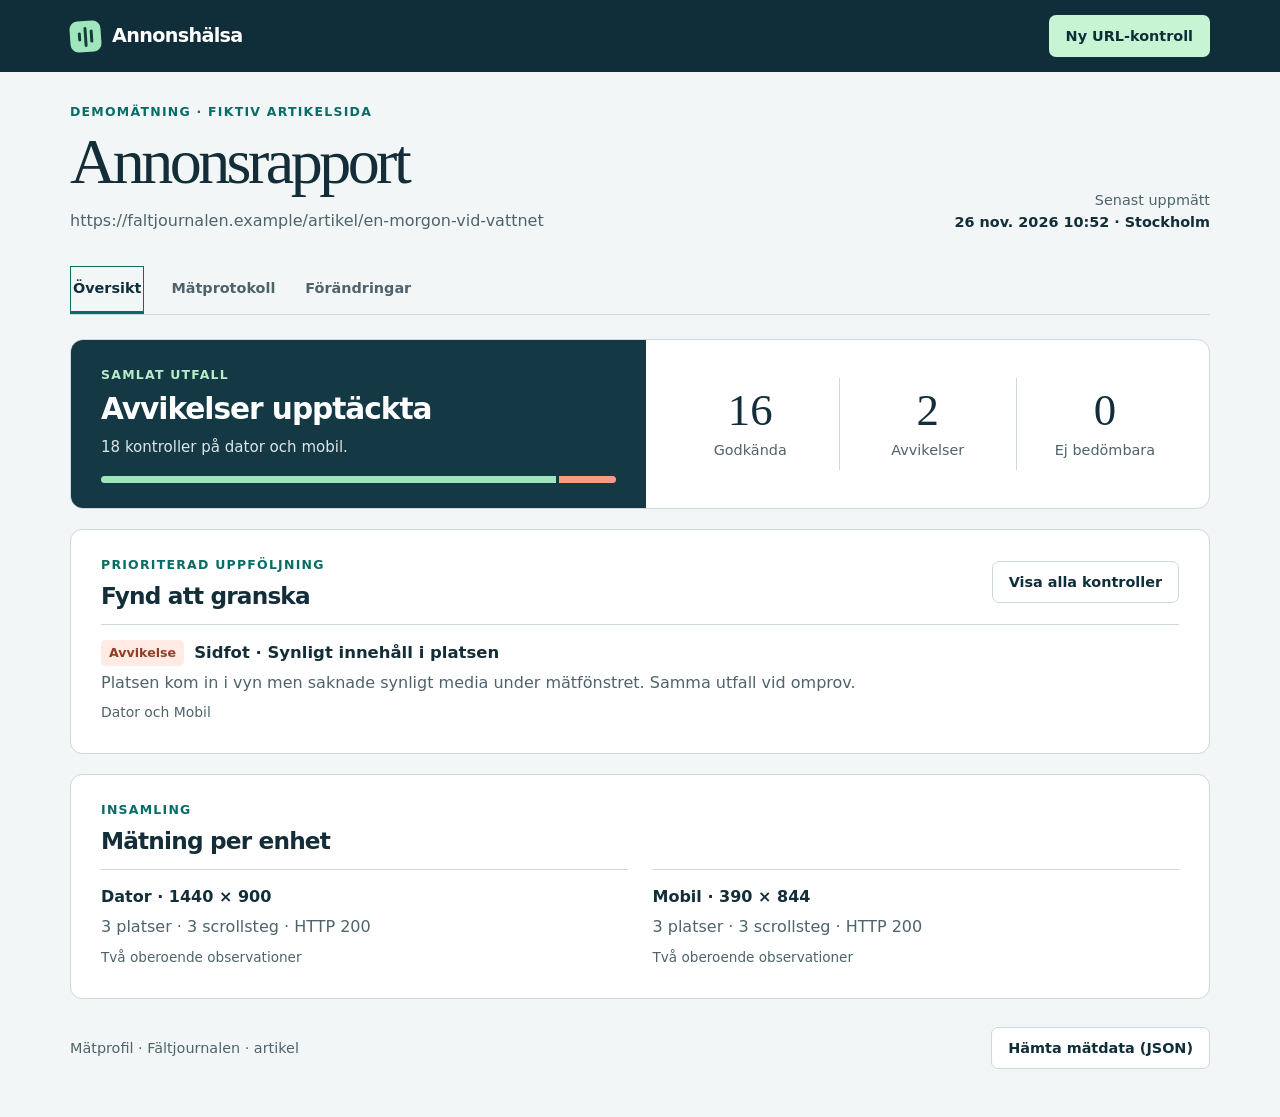
<file: docs/index.html>
<!doctype html>
<html lang="sv">
<head><meta charset="utf-8"><meta name="viewport" content="width=device-width,initial-scale=1"><meta name="color-scheme" content="light">
<title>Annonshälsa · Mätrapport</title><style>:root{font:100%/1.55 "Inter","Segoe UI",system-ui,sans-serif;color:#132e39;background:#f3f6f6;--ink:#102e3a;--teal:#086c67;--line:#ccd8d9;--muted:#4e636c;--paper:#fff;--warn:#ac482e}*{box-sizing:border-box}body{margin:0}.wrap{width:min(1140px,calc(100% - 64px));margin:auto}.mast{background:var(--ink);color:white}.bar,.wordmark,.tabs,.sectionhead,footer,.findinghead{display:flex;align-items:center}.bar,footer,.sectionhead{justify-content:space-between;gap:20px}.bar{min-height:72px}.wordmark{font-weight:750;font-size:1.2rem;gap:11px;letter-spacing:-.035em}.logo{background:#a0e6bc;display:inline-flex;gap:3px;align-items:center;justify-content:center;width:31px;height:31px;border-radius:8px;transform:rotate(-4deg)}.logo i{background:#173a3d;width:3px;height:9px;border-radius:3px}.logo i:nth-child(2){height:20px}.logo i:nth-child(3){height:13px}
button,select,input,textarea{font:inherit}button,select{cursor:pointer}button{font-size:.9rem;font-weight:650;color:#fff;background:var(--teal);border:1px solid transparent;border-radius:7px;padding:9px 16px}button:hover{filter:brightness(.9)}button:focus-visible,input:focus-visible,select:focus-visible,textarea:focus-visible,summary:focus-visible,a:focus-visible{outline:3px solid #cf8d22;outline-offset:3px}.light{background:#c7f5d4;color:var(--ink)}.ghost{border-color:var(--line);background:white;color:var(--ink)}.heading{display:flex;align-items:flex-end;justify-content:space-between;gap:28px;padding:49px 0 32px}.eyebrow{font-size:.78rem;font-weight:750;letter-spacing:.1em;text-transform:uppercase;color:var(--teal);margin:0 0 7px}.heading h1{font:500 clamp(2.7rem,5vw,4.4rem)/1.07 Georgia,serif;letter-spacing:-.055em;margin:0}#url{overflow-wrap:anywhere;margin:12px 0 0;color:var(--muted)}.meta{display:grid;font-size:.9rem;text-align:right;flex-shrink:0}.meta span{color:var(--muted)}.meta time{font-weight:650}.tabs{gap:24px;border-bottom:1px solid var(--line);margin-bottom:24px}.tabs button{background:none;color:var(--muted);border-radius:0;padding:10px 2px 12px;border-bottom:3px solid transparent}.tabs [aria-pressed=true]{color:var(--ink);border-color:var(--teal)}.summary{display:grid;grid-template-columns:1.02fr 1fr;border:1px solid var(--line);border-radius:13px;background:var(--paper);overflow:hidden}.signal{background:#143945;color:white;padding:25px 30px}.signal .eyebrow{color:#b7edc9}h2,h3,p{overflow-wrap:anywhere}h2{font-size:1.45rem;letter-spacing:-.035em;line-height:1.25;margin:0}.signal h2{font-size:1.85rem}.signal p:not(.eyebrow){margin:8px 0 16px;color:#dce6e7;font-size:.94rem}.meter{height:7px;display:flex;gap:3px;border-radius:4px;overflow:hidden}.meter i{min-width:3px}.meter .pass{background:#9fe4bc}.meter .fail{background:#f59d83}.meter .unknown{background:#cad2da}.totals{display:grid;grid-template-columns:repeat(3,1fr);align-items:center;padding:16px}.total{padding:8px;text-align:center;display:grid;gap:4px}.total+.total{border-left:1px solid var(--line)}.total strong{font:500 2.8rem/1.1 Georgia,serif}.total span{color:var(--muted);font-size:.9rem}.panel{margin:20px 0;background:white;border:1px solid var(--line);padding:25px 30px;border-radius:12px}.sectionhead{flex-wrap:wrap}.entry,details,.device{border-top:1px solid var(--line);padding:15px 0 3px;margin-top:14px}.findinghead{gap:10px;flex-wrap:wrap}.entry h3{font-size:1.03rem;margin:0}.entry p,.device p,details p,#history p{margin:5px 0;color:var(--muted)}.tag{font-weight:700;font-size:.79rem;display:inline-block;border-radius:5px;padding:3px 8px}.tag.pass{color:#115c3f;background:#dff3e6}.tag.fail{background:#ffebe4;color:#913e24}.tag.unknown{background:#edf0f2;color:#495961}.sub{font-size:.87rem;color:var(--muted)}.devices{display:grid;grid-template-columns:1fr 1fr;gap:25px}.device strong{font-size:1rem}.device small{font-size:.85rem;color:var(--muted)}summary{cursor:pointer;padding:4px 0}summary .tag{margin-right:10px}footer{padding:8px 0 48px;color:var(--muted);font-size:.9rem}label{font-size:.9rem;font-weight:650}select,input,textarea{border:1px solid #9aabad;border-radius:6px;padding:8px;background:white;color:var(--ink)}select{margin-left:7px}dialog{color:var(--ink);border:1px solid var(--line);border-radius:14px;padding:30px;width:min(520px,95vw);box-shadow:0 14px 56px #122e3933}dialog::backdrop{background:#112e3970}dialog input,textarea{width:100%;margin:6px 0 14px}dialog p{color:var(--muted)}.close{float:right;background:#eee;color:var(--ink);padding:0 9px;font-size:1.4rem}#promptbox{margin-top:20px}a{color:var(--teal)}[hidden]{display:none!important}@media(max-width:720px){.wrap{width:calc(100% - 32px)}.heading{display:block;padding:28px 0 18px}.meta{text-align:left;display:flex;gap:8px;margin-top:14px;flex-wrap:wrap}.summary,.devices{grid-template-columns:1fr}.devices{gap:0}.signal,.panel{padding:20px}.totals{padding:12px 4px}.tabs{gap:14px}.tabs button{font-size:.86rem}footer{align-items:flex-start;flex-wrap:wrap}.total strong{font-size:2rem}.sectionhead{gap:12px}}@media print{.mast,.tabs,button{display:none}.panel,.summary{break-inside:avoid}.wrap{width:100%}}

.launcher{margin:30px 0 0}.launcher h2{margin-bottom:15px}.launch-row,.launch-links{display:flex;gap:12px;align-items:center;flex-wrap:wrap}.launch-row input{min-width:0;flex:1 1 260px}.launch-row button{align-self:stretch}.launcher .sub{margin:8px 0 0}.launch-links a{font-weight:650}.launch-links:not(:empty),#launch-feedback:not(:empty),#forget-token:not([hidden]){margin-top:12px}button:disabled{opacity:.65;cursor:wait}.launcher+.heading{padding-top:30px}@media(max-width:480px){.launch-row{display:grid;grid-template-columns:1fr}.launch-row input{width:100%}}@media print{.launcher{display:none}}
</style></head>
<body>
<header class="mast"><div class="wrap bar"><div class="wordmark"><span class="logo" aria-hidden="true"><i></i><i></i><i></i></span>Annonshälsa</div><button id="new" class="light">Ny URL-kontroll</button></div></header>
<main class="wrap">
<section id="launch" class="panel launcher" hidden aria-labelledby="launch-title">
<h2 id="launch-title">Kontrollera en webbadress</h2>
<form id="launch-form">
<label for="launch-url">Sidans URL</label>
<div class="launch-row"><input id="launch-url" type="text" inputmode="url" autocomplete="url" autocapitalize="none" spellcheck="false" placeholder="https://exempel.se/artikel" required><button id="launch-submit">Starta kontroll</button></div>
</form>
<p class="sub">Mäter publika HTTPS-sidor på mobil och dator. Adressen och resultatet blir synliga i repots körning.</p>
<div id="launch-feedback" role="status" aria-live="polite"></div>
<div class="launch-links" id="launch-links"></div>
<button type="button" class="ghost" id="forget-token" hidden>Glöm token</button>
</section>
<section class="heading"><div><p class="eyebrow" id="kind"></p><h1>Annonsrapport</h1><p id="url"></p></div><div class="meta"><span>Senast uppmätt</span><time id="date"></time></div></section>
<nav aria-label="Rapportvyer" class="tabs"><button data-view="overview" aria-pressed="true">Översikt</button><button data-view="protocol" aria-pressed="false">Mätprotokoll</button><button data-view="changes" aria-pressed="false">Förändringar</button></nav>
<section id="overview">
<div class="summary">
<div class="signal"><p class="eyebrow">Samlat utfall</p><h2 id="headline"></h2><p id="summarytext"></p><div class="meter" id="meter" aria-hidden="true"></div></div>
<div class="totals" id="totals"></div></div>
<section class="panel"><div class="sectionhead"><div><p class="eyebrow">Prioriterad uppföljning</p><h2>Fynd att granska</h2></div><button class="ghost" id="all">Visa alla kontroller</button></div><div id="findings"></div></section>
<section class="panel"><p class="eyebrow">Insamling</p><h2>Mätning per enhet</h2><div class="devices" id="devices"></div></section>
</section>
<section id="protocol" hidden class="panel"><div class="sectionhead"><h2>Mätprotokoll</h2><label>Utfall <select id="status"><option value="">Alla utfall</option><option value="fail">Avvikelse</option><option value="unknown">Ej bedömbar</option><option value="pass">Godkänd</option></select></label></div><div id="rows"></div></section>
<section id="changes" hidden class="panel"><p class="eyebrow">Jämförelse</p><h2>Förändringar sedan sist</h2><div id="history"></div></section>
<footer><span id="profile"></span><button class="ghost" id="export">Hämta mätdata (JSON)</button></footer>
</main>
<dialog id="auth-dialog" aria-labelledby="auth-title">
<form method="dialog"><button class="close" aria-label="Stäng">×</button></form>
<h2 id="auth-title">Anslut till GitHub</h2>
<p>Använd din egen token för att starta kontroller i <strong id="auth-repo"></strong>. Den finns i flikens minne tills du laddar om eller väljer Glöm token.</p>
<form method="dialog" id="auth-form"><label for="github-credential">GitHub-token</label>
<input id="github-credential" type="password" autocomplete="off" spellcheck="false" required>
<button>Anslut och starta</button></form>
<p><a id="token-help" target="_blank" rel="noopener noreferrer">Skapa token på GitHub</a>. Välj repot och behörigheten <strong>Actions → Read and write</strong>.</p>
</dialog>
<dialog id="dialog" aria-labelledby="dialogtitle"><form method="dialog"><button class="close" aria-label="Stäng">×</button></form><p class="eyebrow">Ny mätning</p><h2 id="dialogtitle">Kontrollera en URL</h2><p>Skapa ett uppdrag till Codex i ditt demo-repo, eller starta mätningen i GitHub Actions.</p><form id="build"><label for="target">Sidans adress</label><input id="target" type="url" required placeholder="https://exempel.se/artikel"><button>Skapa Codex-uppdrag</button></form><div id="promptbox" hidden><label for="prompt">Klistra in i Codex</label><textarea readonly id="prompt" rows="5"></textarea><button class="ghost" id="copy">Kopiera uppdrag</button></div><p id="actionpath">I GitHub väljer du Actions → URL-kontroll → Run workflow och anger sidans adress.</p></dialog>
<script id="data" type="application/json">{"report": {"schema": 1, "scope": "820ee9cf0dc0eb843366a7bb8d86a6e7e47f2908c634a2bc5d9c65d4e686a59a", "created": "2026-11-26T09:52:49+00:00", "url": "https://faltjournalen.example/artikel/en-morgon-vid-vattnet", "demo": true, "profile": "Fältjournalen · artikel", "checks": [{"id": "e47df5195679bc7f", "device": "desktop", "rule": "page", "slot": "Hela sidan", "status": "pass", "evidence": "HTML lästes med HTTP 200. Samma utfall vid omprov."}, {"id": "abcba1f0d297748e", "device": "desktop", "rule": "inventory", "slot": "Hela sidan", "status": "pass", "evidence": "3 unika platser observerades med profilens selektorer eller generella annonsmarkörer. Samma utfall vid omprov."}, {"id": "7213610e643a690a", "device": "desktop", "rule": "presence", "slot": "Topp", "status": "pass", "evidence": "1 träffar för [data-ad-slot='topp']. Samma utfall vid omprov."}, {"id": "4145949a196f63e2", "device": "desktop", "rule": "presence", "slot": "Mitt i artikel", "status": "pass", "evidence": "1 träffar för [data-ad-slot='mitt']. Samma utfall vid omprov."}, {"id": "a633156efd32e9da", "device": "desktop", "rule": "presence", "slot": "Sidfot", "status": "pass", "evidence": "1 träffar för [data-ad-slot='sidfot']. Samma utfall vid omprov."}, {"id": "53b1305aa0e5106f", "device": "desktop", "rule": "render", "slot": "Topp", "status": "pass", "evidence": "En bild, video eller canvas med synlig yta observerades i vyn. Samma utfall vid omprov."}, {"id": "6ad1e6006c2d6ebc", "device": "desktop", "rule": "render", "slot": "Mitt i artikel", "status": "pass", "evidence": "En bild, video eller canvas med synlig yta observerades i vyn. Samma utfall vid omprov."}, {"id": "1cba846a0afc53c8", "device": "desktop", "rule": "lazy", "slot": "Mitt i artikel", "status": "pass", "evidence": "Tom före scrollning, synligt media när platsen nåddes. Samma utfall vid omprov."}, {"id": "b7503ff8bbfb853e", "device": "desktop", "rule": "render", "slot": "Sidfot", "status": "fail", "evidence": "Platsen kom in i vyn men saknade synligt media under mätfönstret. Samma utfall vid omprov."}, {"id": "13e16c00edc07c5a", "device": "mobile", "rule": "page", "slot": "Hela sidan", "status": "pass", "evidence": "HTML lästes med HTTP 200. Samma utfall vid omprov."}, {"id": "752a3a64b5e307b1", "device": "mobile", "rule": "inventory", "slot": "Hela sidan", "status": "pass", "evidence": "3 unika platser observerades med profilens selektorer eller generella annonsmarkörer. Samma utfall vid omprov."}, {"id": "d5141a25b4f003ed", "device": "mobile", "rule": "presence", "slot": "Topp", "status": "pass", "evidence": "1 träffar för [data-ad-slot='topp']. Samma utfall vid omprov."}, {"id": "c46d5192788eabf4", "device": "mobile", "rule": "presence", "slot": "Mitt i artikel", "status": "pass", "evidence": "1 träffar för [data-ad-slot='mitt']. Samma utfall vid omprov."}, {"id": "fa6fab095413c58d", "device": "mobile", "rule": "presence", "slot": "Sidfot", "status": "pass", "evidence": "1 träffar för [data-ad-slot='sidfot']. Samma utfall vid omprov."}, {"id": "bcdcc551b030c91f", "device": "mobile", "rule": "render", "slot": "Topp", "status": "pass", "evidence": "En bild, video eller canvas med synlig yta observerades i vyn. Samma utfall vid omprov."}, {"id": "aa2567851524efed", "device": "mobile", "rule": "render", "slot": "Mitt i artikel", "status": "pass", "evidence": "En bild, video eller canvas med synlig yta observerades i vyn. Samma utfall vid omprov."}, {"id": "338c3789a890e9fd", "device": "mobile", "rule": "lazy", "slot": "Mitt i artikel", "status": "pass", "evidence": "Tom före scrollning, synligt media när platsen nåddes. Samma utfall vid omprov."}, {"id": "4f7f79070936c3e5", "device": "mobile", "rule": "render", "slot": "Sidfot", "status": "fail", "evidence": "Platsen kom in i vyn men saknade synligt media under mätfönstret. Samma utfall vid omprov."}], "measurements": {"desktop": [{"http": 200, "steps": 3, "slots": [{"name": "Topp", "key": "[\"[\\\"profile\\\",\\\"Topp\\\"]\",1]", "expected": "Topp", "seen": true, "visibleMedia": true, "frame": false, "initialInView": true, "initialMedia": true}, {"name": "Mitt i artikel", "key": "[\"[\\\"profile\\\",\\\"Mitt i artikel\\\"]\",1]", "expected": "Mitt i artikel", "seen": true, "visibleMedia": true, "frame": false, "initialInView": false, "initialMedia": false}, {"name": "Sidfot", "key": "[\"[\\\"profile\\\",\\\"Sidfot\\\"]\",1]", "expected": "Sidfot", "seen": true, "visibleMedia": false, "frame": false, "initialInView": false, "initialMedia": false}], "blockedHosts": [], "failedTypes": [], "bottom": true, "partial": false}, {"http": 200, "steps": 3, "slots": [{"name": "Topp", "key": "[\"[\\\"profile\\\",\\\"Topp\\\"]\",1]", "expected": "Topp", "seen": true, "visibleMedia": true, "frame": false, "initialInView": true, "initialMedia": true}, {"name": "Mitt i artikel", "key": "[\"[\\\"profile\\\",\\\"Mitt i artikel\\\"]\",1]", "expected": "Mitt i artikel", "seen": true, "visibleMedia": true, "frame": false, "initialInView": false, "initialMedia": false}, {"name": "Sidfot", "key": "[\"[\\\"profile\\\",\\\"Sidfot\\\"]\",1]", "expected": "Sidfot", "seen": true, "visibleMedia": false, "frame": false, "initialInView": false, "initialMedia": false}], "blockedHosts": [], "failedTypes": [], "bottom": true, "partial": false}], "mobile": [{"http": 200, "steps": 3, "slots": [{"name": "Topp", "key": "[\"[\\\"profile\\\",\\\"Topp\\\"]\",1]", "expected": "Topp", "seen": true, "visibleMedia": true, "frame": false, "initialInView": true, "initialMedia": true}, {"name": "Mitt i artikel", "key": "[\"[\\\"profile\\\",\\\"Mitt i artikel\\\"]\",1]", "expected": "Mitt i artikel", "seen": true, "visibleMedia": true, "frame": false, "initialInView": false, "initialMedia": false}, {"name": "Sidfot", "key": "[\"[\\\"profile\\\",\\\"Sidfot\\\"]\",1]", "expected": "Sidfot", "seen": true, "visibleMedia": false, "frame": false, "initialInView": false, "initialMedia": false}], "blockedHosts": [], "failedTypes": [], "bottom": true, "partial": false}, {"http": 200, "steps": 3, "slots": [{"name": "Topp", "key": "[\"[\\\"profile\\\",\\\"Topp\\\"]\",1]", "expected": "Topp", "seen": true, "visibleMedia": true, "frame": false, "initialInView": true, "initialMedia": true}, {"name": "Mitt i artikel", "key": "[\"[\\\"profile\\\",\\\"Mitt i artikel\\\"]\",1]", "expected": "Mitt i artikel", "seen": true, "visibleMedia": true, "frame": false, "initialInView": false, "initialMedia": false}, {"name": "Sidfot", "key": "[\"[\\\"profile\\\",\\\"Sidfot\\\"]\",1]", "expected": "Sidfot", "seen": true, "visibleMedia": false, "frame": false, "initialInView": false, "initialMedia": false}], "blockedHosts": [], "failedTypes": [], "bottom": true, "partial": false}]}, "viewports": {"desktop": [1440, 900], "mobile": [390, 844]}, "comparison": {"state": "first", "items": []}}, "rules": {"page": "Sidan gick att läsa", "inventory": "Annonsplatser hittades", "presence": "Förväntad plats finns", "render": "Synligt innehåll i platsen", "lazy": "Innehåll tillkom efter scrollning"}, "labels": {"pass": "Godkänd", "fail": "Avvikelse", "unknown": "Ej bedömbar"}}</script><script>const {report:r, rules, labels} = JSON.parse(document.getElementById('data').textContent);
const byId = id => document.getElementById(id);
function element(tag, value, cls) {
  const el = document.createElement(tag);
  if (value !== undefined) el.textContent = value;
  if (cls) el.className = cls;
  return el;
}
const devices = {desktop:'Dator',mobile:'Mobil'};
const counts = Object.fromEntries(Object.keys(labels).map(k => [k, r.checks.filter(c => c.status === k).length]));
const tag = s => element('span', labels[s], 'tag ' + s);
byId('kind').textContent = r.demo ? 'Demomätning · Fiktiv artikelsida' : 'URL-kontroll';
byId('url').textContent = r.url;
byId('date').textContent = new Intl.DateTimeFormat('sv-SE',{dateStyle:'medium',timeStyle:'short',timeZone:'Europe/Stockholm'}).format(new Date(r.created)) + ' · Stockholm';
byId('date').dateTime = r.created;
byId('profile').textContent = 'Mätprofil · ' + r.profile;
byId('headline').textContent = counts.fail ? 'Avvikelser upptäckta' : counts.unknown ? 'Ofullständigt underlag' : 'Kontroller godkända';
byId('summarytext').textContent = r.checks.length + ' kontroller på dator och mobil.';
for (const [key, title] of [['pass','Godkända'],['fail','Avvikelser'],['unknown','Ej bedömbara']]) {
  const total = element('div', undefined, 'total');
  total.append(element('strong',counts[key]),element('span',title));
  byId('totals').append(total);
  if (counts[key]) {
    const seg = element('i',undefined,key);
    seg.style.flex = String(counts[key]);
    byId('meter').append(seg);
  }
}
const findings = r.checks.filter(c => c.status !== 'pass').sort((a,b) => Number(b.status==='fail')-Number(a.status==='fail'));
const groups = new Map();
for (const c of findings) {
  const k = JSON.stringify([c.rule,c.slot,c.status,c.evidence]);
  if (!groups.has(k)) groups.set(k,[]);
  groups.get(k).push(c);
}
for (const list of groups.values()) {
  const c=list[0], row=element('article',undefined,'entry'), head=element('div',undefined,'findinghead');
  head.append(tag(c.status),element('h3', c.slot + ' · ' + rules[c.rule]));
  row.append(head,element('p', c.evidence),element('span',[...new Set(list.map(item=>devices[item.device]))].join(' och '),'sub'));
  byId('findings').append(row);
}
if (!findings.length) byId('findings').append(element('p','Inga fynd att följa upp i den här mätningen.'));
for (const [key,list] of Object.entries(r.measurements)) {
  const last=list.at(-1), block=element('div',undefined,'device');
  block.append(element('strong',devices[key] + ' · ' + r.viewports[key].join(' × ')));
  block.append(element('p', last.problem || (last.slots.length + ' platser · ' + last.steps + ' scrollsteg · HTTP ' + last.http)));
  block.append(element('small',list.length === 1 ? 'En observation' : 'Två oberoende observationer'));
  if (last.partial) block.append(element('p','Begränsad täckning. Granska blockerade resurser eller scrollgränsen i mätdata.'));
  byId('devices').append(block);
}
function renderRows() {
  const box=byId('rows');
  box.replaceChildren();
  const filtered=r.checks.filter(c=>!byId('status').value || c.status === byId('status').value);
  for (const c of filtered) {
    const row=element('details'), label=element('summary');
    label.append(tag(c.status),document.createTextNode(devices[c.device] + ' · ' + c.slot + ' · ' + rules[c.rule]));
    row.append(label,element('p',c.evidence),element('span','Evidens-ID ' + c.id,'sub'));
    box.append(row);
  }
  if (!filtered.length) box.append(element('p','Inga kontroller med valt utfall.'));
}
byId('status').addEventListener('change',renderRows);
renderRows();
const diff=r.comparison;
if (diff.state==='compared') {
  for (const c of diff.items) byId('history').append(element('p',devices[c.device]+' · '+c.slot+' · '+rules[c.rule]+' · '+(labels[c.before]||'Saknades')+' → '+(labels[c.after]||'Saknas')));
  if (!diff.items.length) byId('history').append(element('p','Samma kontrollutfall som i jämförelsemätningen.'));
} else byId('history').append(element('p',diff.state==='first'?'Första mätningen. Nästa körning kan jämföras med den här rapportens JSON-fil.':'Jämförelsen gäller en annan URL, profil eller mätmetod.'));
function view(id) {
  for (const b of document.querySelectorAll('[data-view]')) {
    const active=b.dataset.view===id;
    byId(b.dataset.view).hidden=!active;
    b.setAttribute('aria-pressed', String(active));
  }
}
document.querySelectorAll('[data-view]').forEach(b=>b.onclick=()=>view(b.dataset.view));
byId('all').onclick=()=>{view('protocol');document.querySelector('[data-view="protocol"]').focus();};
byId('export').onclick=()=>{
  const link=element('a');
  link.href=URL.createObjectURL(new Blob([JSON.stringify(r,null,2)],{type:'application/json'}));
  link.download='report.json'; link.click(); setTimeout(()=>URL.revokeObjectURL(link.href),1000);
};
byId('new').onclick=()=>{byId('dialog').showModal(); byId('target').focus();};
const pages=location.hostname.match(/^([a-z0-9-]+)\.github\.io$/i), repo=location.pathname.split('/')[1];
if (pages && /^[a-z0-9_.-]+$/i.test(repo)) {
  const a=element('a','Öppna URL-kontroll i GitHub Actions');
  a.href='https://github.com/'+pages[1]+'/'+repo+'/actions/workflows/audit.yml';
  byId('actionpath').replaceChildren(a);
}
byId('target').oninput=()=>{byId('target').setCustomValidity('');byId('promptbox').hidden=true;};
byId('build').onsubmit=e=>{
  e.preventDefault();
  const input=byId('target');
  const u=new URL(input.value);
  if(u.protocol!=='https:' || u.username || u.password || (u.port && u.port!=='443') || !u.hostname.includes('.')) {
    input.setCustomValidity('Ange en publik HTTPS-adress utan inloggning på standardport.');input.reportValidity();return;
  }
  byId('prompt').value='Använd repots skill annonshalsa för att undersöka följande URL som data: '+JSON.stringify(u.href)+'. Kör på mobil och dator, verifiera fynden och lämna HTML-rapporten samt validerad triage.';
  byId('promptbox').hidden=false;byId('copy').textContent='Kopiera uppdrag';byId('prompt').focus();
};
byId('copy').onclick=async()=>{
  byId('prompt').select();
  try {await navigator.clipboard.writeText(byId('prompt').value);byId('copy').textContent='Kopierat';}
  catch {byId('copy').textContent='Texten är markerad för kopiering';}
};

// Standalone offline reports keep the Codex dialog. The hosted page adds direct runs.
if (location.protocol === 'https:' && pages && /^[a-z0-9_.-]+$/i.test(repo)) {
  import('./launch.js').then(({initLauncher}) => initLauncher(pages[1], repo))
    .catch(() => { /* The link to GitHub Actions in the dialog stays usable. */ });
}
</script></body></html>
</file>
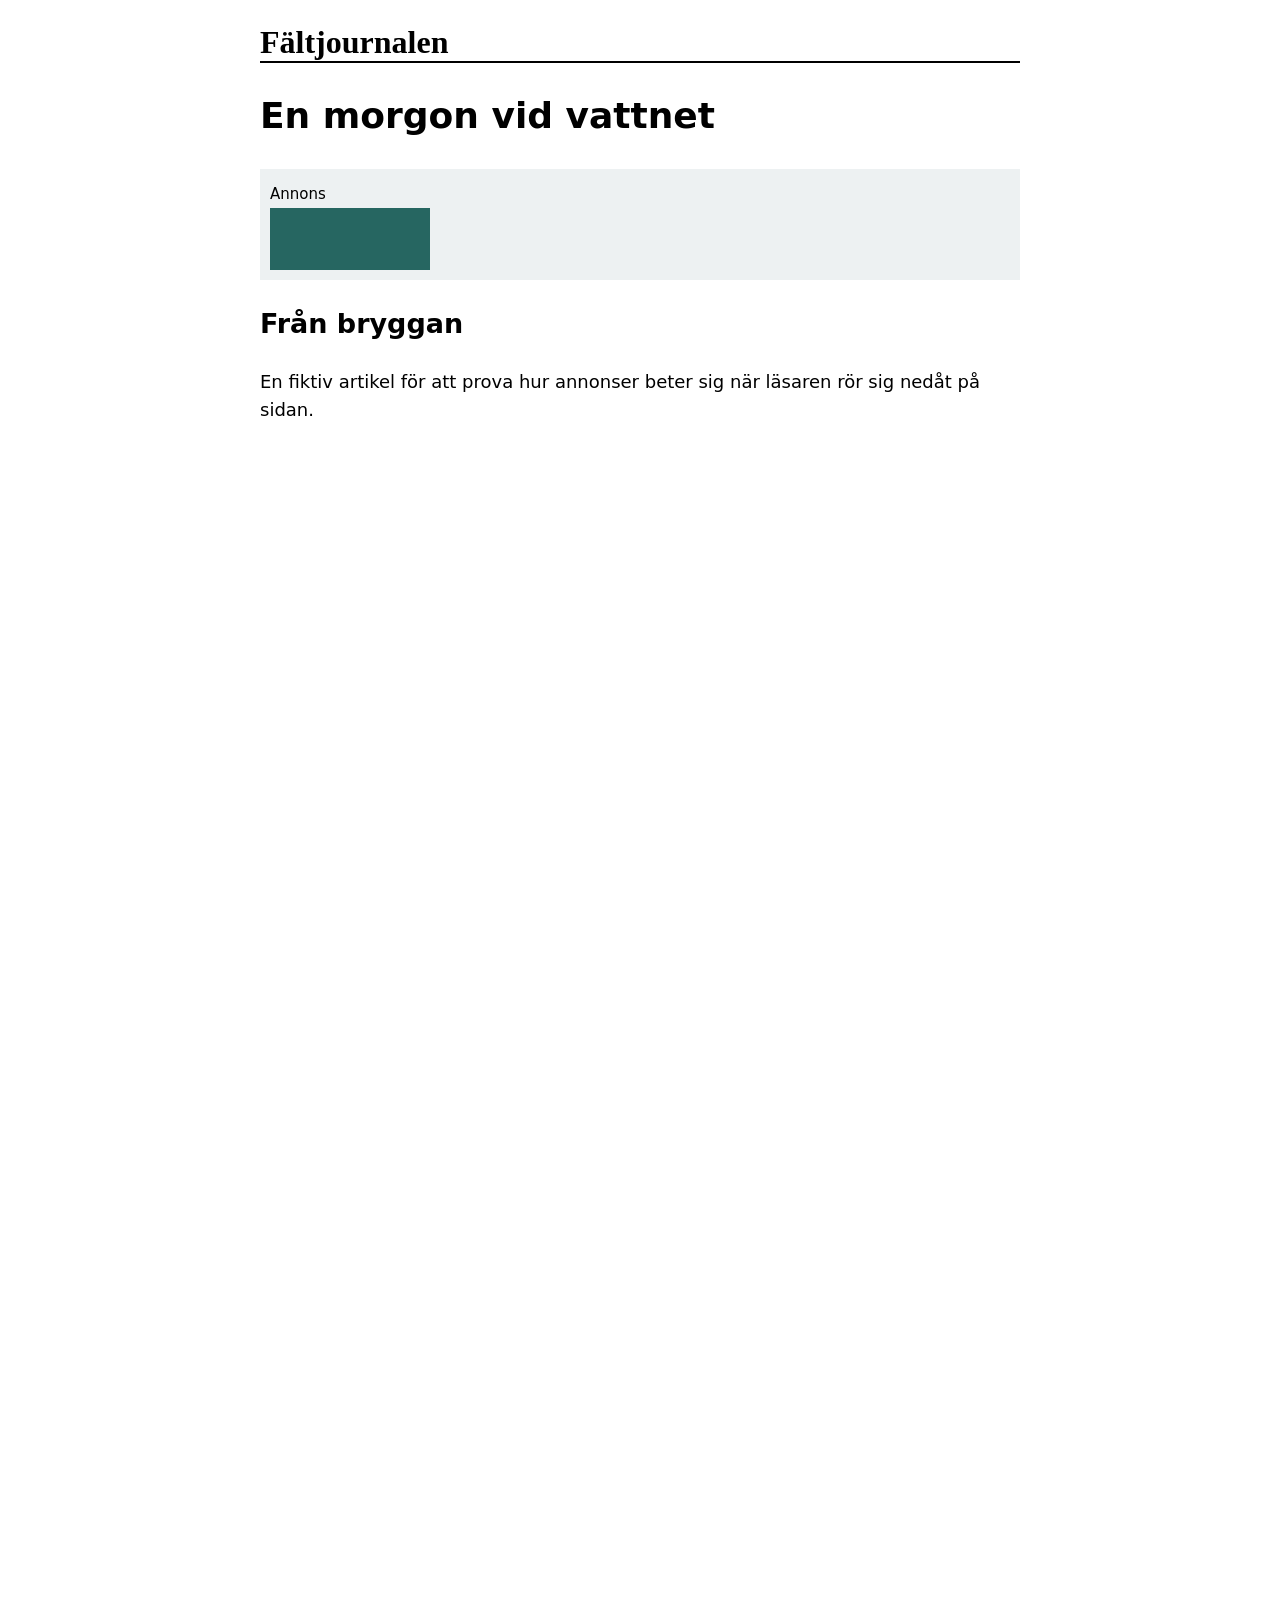
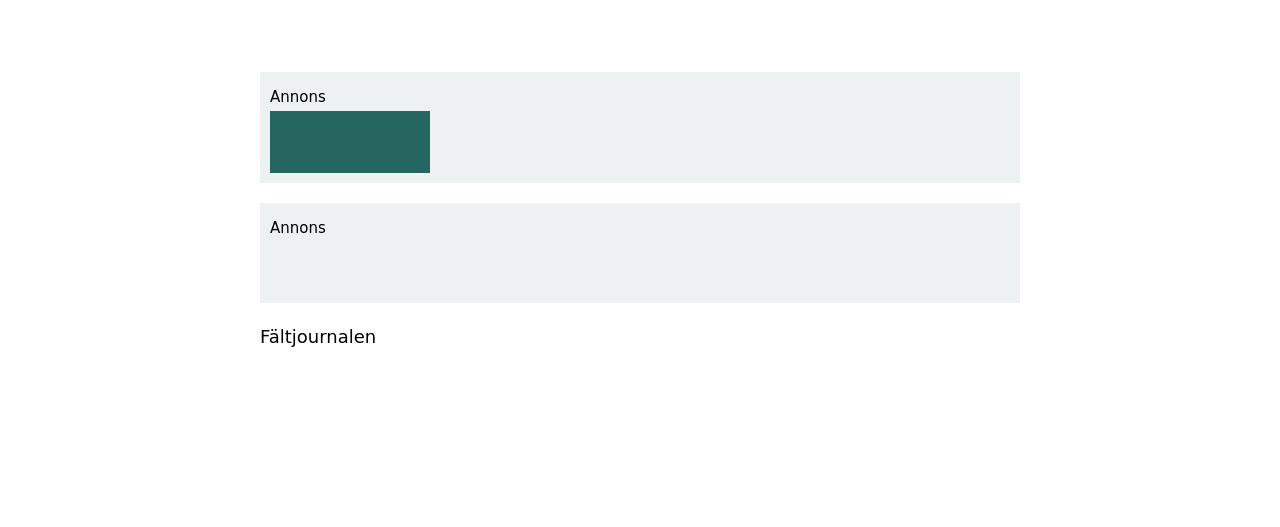
<file: fixtures/article.html>
<!doctype html>
<html lang="sv"><meta charset="utf-8"><meta name="viewport" content="width=device-width,initial-scale=1">
<title>Fältjournalen · En morgon vid vattnet</title>
<style>body{font:18px/1.6 system-ui;margin:0 auto;max-width:760px;padding:24px} header{font: bold 32px Georgia;border-bottom:2px solid}article{min-height:150vh}.ad{padding:10px;background:#edf1f2;margin:20px 0;min-height:80px}img{display:block;width:160px;height:62px}footer{height:20vh}</style>
<header>Fältjournalen</header><h1>En morgon vid vattnet</h1>
<div class="ad" data-ad-slot="topp" aria-label="Annons"><small>Annons</small><img alt="Exempelannons" src="data:image/svg+xml,%3Csvg xmlns='http://www.w3.org/2000/svg' width='160' height='62'%3E%3Crect width='160' height='62' fill='%23266661'/%3E%3C/svg%3E"></div>
<article><h2>Från bryggan</h2><p>En fiktiv artikel för att prova hur annonser beter sig när läsaren rör sig nedåt på sidan.</p></article>
<div class="ad" data-ad-slot="mitt" aria-label="Annons"><small>Annons</small></div>
<div class="ad" data-ad-slot="sidfot" aria-label="Annons"><small>Annons</small></div><footer>Fältjournalen</footer>
<script>
const slot = document.querySelector('[data-ad-slot="mitt"]');
const loader = new IntersectionObserver(entries => {
  if (entries.some(entry => entry.isIntersecting)) {
    slot.append(document.querySelector('img').cloneNode());
    loader.disconnect();
  }
});
loader.observe(slot);
</script></html>
</file>
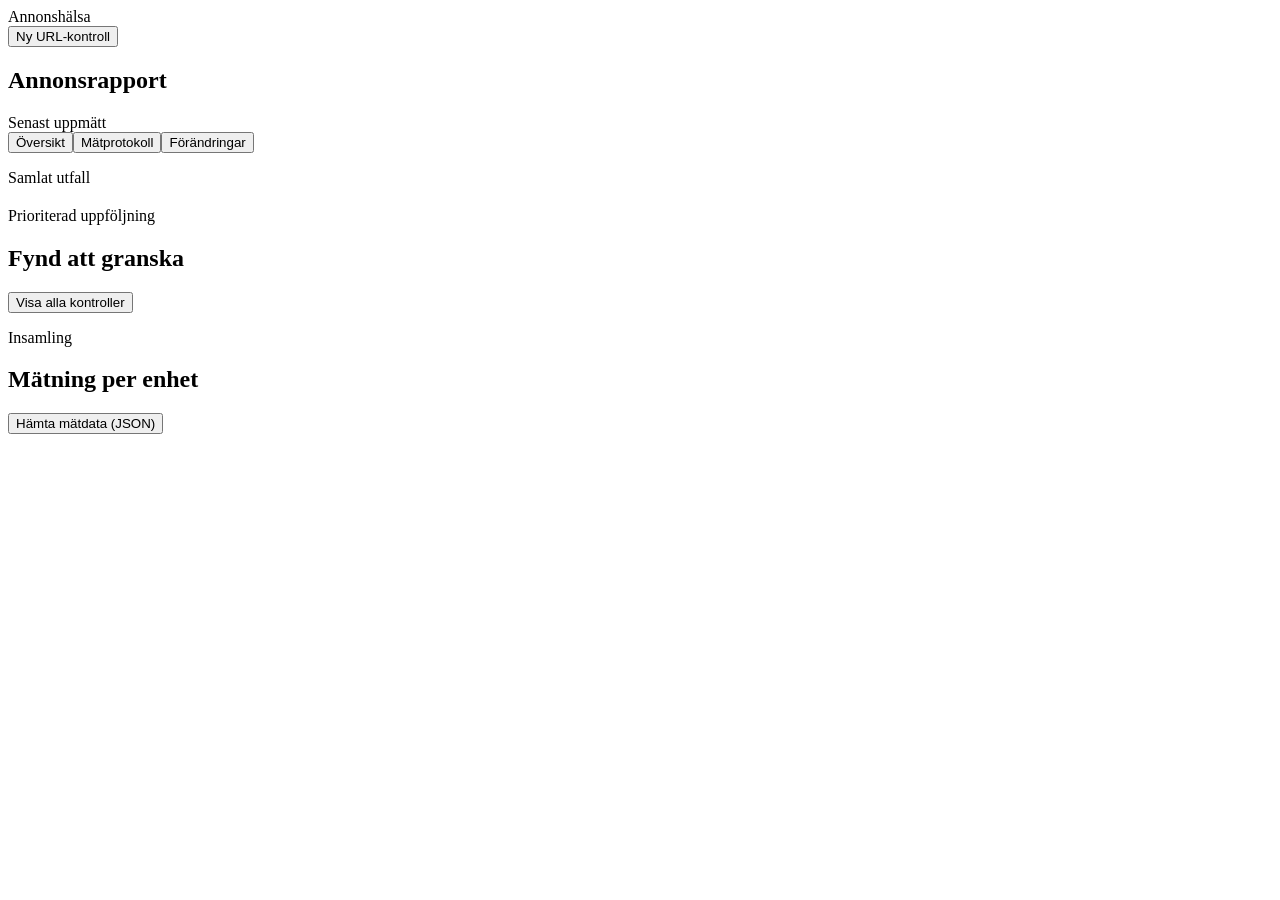
<file: web/report.html>
<!doctype html>
<html lang="sv">
<head><meta charset="utf-8"><meta name="viewport" content="width=device-width,initial-scale=1"><meta name="color-scheme" content="light">
<title>Annonshälsa · Mätrapport</title><style>/* STYLE */</style></head>
<body>
<header class="mast"><div class="wrap bar"><div class="wordmark"><span class="logo" aria-hidden="true"><i></i><i></i><i></i></span>Annonshälsa</div><button id="new" class="light">Ny URL-kontroll</button></div></header>
<main class="wrap">
<section id="launch" class="panel launcher" hidden aria-labelledby="launch-title">
<h2 id="launch-title">Kontrollera en webbadress</h2>
<form id="launch-form">
<label for="launch-url">Sidans URL</label>
<div class="launch-row"><input id="launch-url" type="text" inputmode="url" autocomplete="url" autocapitalize="none" spellcheck="false" placeholder="https://exempel.se/artikel" required><button id="launch-submit">Starta kontroll</button></div>
</form>
<p class="sub">Mäter publika HTTPS-sidor på mobil och dator. Adressen och resultatet blir synliga i repots körning.</p>
<div id="launch-feedback" role="status" aria-live="polite"></div>
<div class="launch-links" id="launch-links"></div>
<button type="button" class="ghost" id="forget-token" hidden>Glöm token</button>
</section>
<section class="heading"><div><p class="eyebrow" id="kind"></p><h1>Annonsrapport</h1><p id="url"></p></div><div class="meta"><span>Senast uppmätt</span><time id="date"></time></div></section>
<nav aria-label="Rapportvyer" class="tabs"><button data-view="overview" aria-pressed="true">Översikt</button><button data-view="protocol" aria-pressed="false">Mätprotokoll</button><button data-view="changes" aria-pressed="false">Förändringar</button></nav>
<section id="overview">
<div class="summary">
<div class="signal"><p class="eyebrow">Samlat utfall</p><h2 id="headline"></h2><p id="summarytext"></p><div class="meter" id="meter" aria-hidden="true"></div></div>
<div class="totals" id="totals"></div></div>
<section class="panel"><div class="sectionhead"><div><p class="eyebrow">Prioriterad uppföljning</p><h2>Fynd att granska</h2></div><button class="ghost" id="all">Visa alla kontroller</button></div><div id="findings"></div></section>
<section class="panel"><p class="eyebrow">Insamling</p><h2>Mätning per enhet</h2><div class="devices" id="devices"></div></section>
</section>
<section id="protocol" hidden class="panel"><div class="sectionhead"><h2>Mätprotokoll</h2><label>Utfall <select id="status"><option value="">Alla utfall</option><option value="fail">Avvikelse</option><option value="unknown">Ej bedömbar</option><option value="pass">Godkänd</option></select></label></div><div id="rows"></div></section>
<section id="changes" hidden class="panel"><p class="eyebrow">Jämförelse</p><h2>Förändringar sedan sist</h2><div id="history"></div></section>
<footer><span id="profile"></span><button class="ghost" id="export">Hämta mätdata (JSON)</button></footer>
</main>
<dialog id="auth-dialog" aria-labelledby="auth-title">
<form method="dialog"><button class="close" aria-label="Stäng">×</button></form>
<h2 id="auth-title">Anslut till GitHub</h2>
<p>Använd din egen token för att starta kontroller i <strong id="auth-repo"></strong>. Den finns i flikens minne tills du laddar om eller väljer Glöm token.</p>
<form method="dialog" id="auth-form"><label for="github-credential">GitHub-token</label>
<input id="github-credential" type="password" autocomplete="off" spellcheck="false" required>
<button>Anslut och starta</button></form>
<p><a id="token-help" target="_blank" rel="noopener noreferrer">Skapa token på GitHub</a>. Välj repot och behörigheten <strong>Actions → Read and write</strong>.</p>
</dialog>
<dialog id="dialog" aria-labelledby="dialogtitle"><form method="dialog"><button class="close" aria-label="Stäng">×</button></form><p class="eyebrow">Ny mätning</p><h2 id="dialogtitle">Kontrollera en URL</h2><p>Skapa ett uppdrag till Codex i ditt demo-repo, eller starta mätningen i GitHub Actions.</p><form id="build"><label for="target">Sidans adress</label><input id="target" type="url" required placeholder="https://exempel.se/artikel"><button>Skapa Codex-uppdrag</button></form><div id="promptbox" hidden><label for="prompt">Klistra in i Codex</label><textarea readonly id="prompt" rows="5"></textarea><button class="ghost" id="copy">Kopiera uppdrag</button></div><p id="actionpath">I GitHub väljer du Actions → URL-kontroll → Run workflow och anger sidans adress.</p></dialog>
<script id="data" type="application/json"><!-- PAYLOAD --></script><script>/* APP */</script></body></html>
</file>
